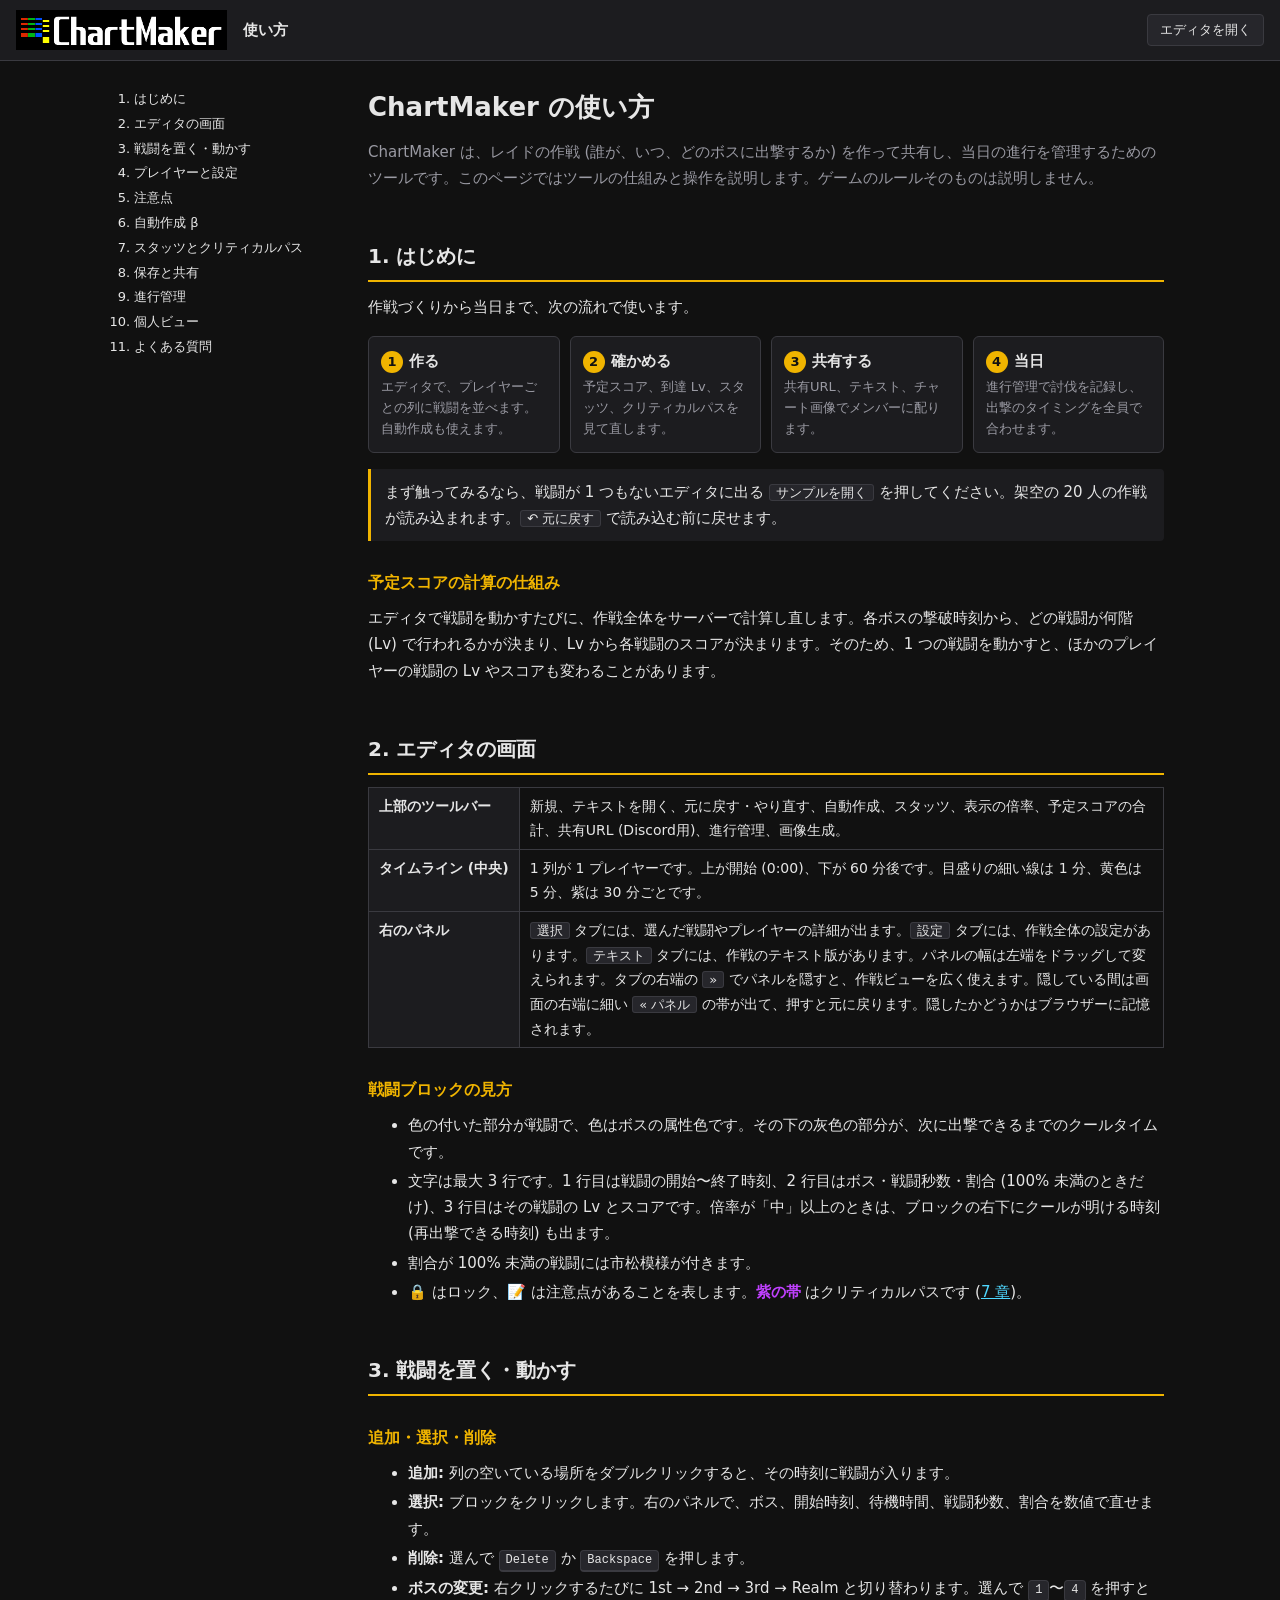
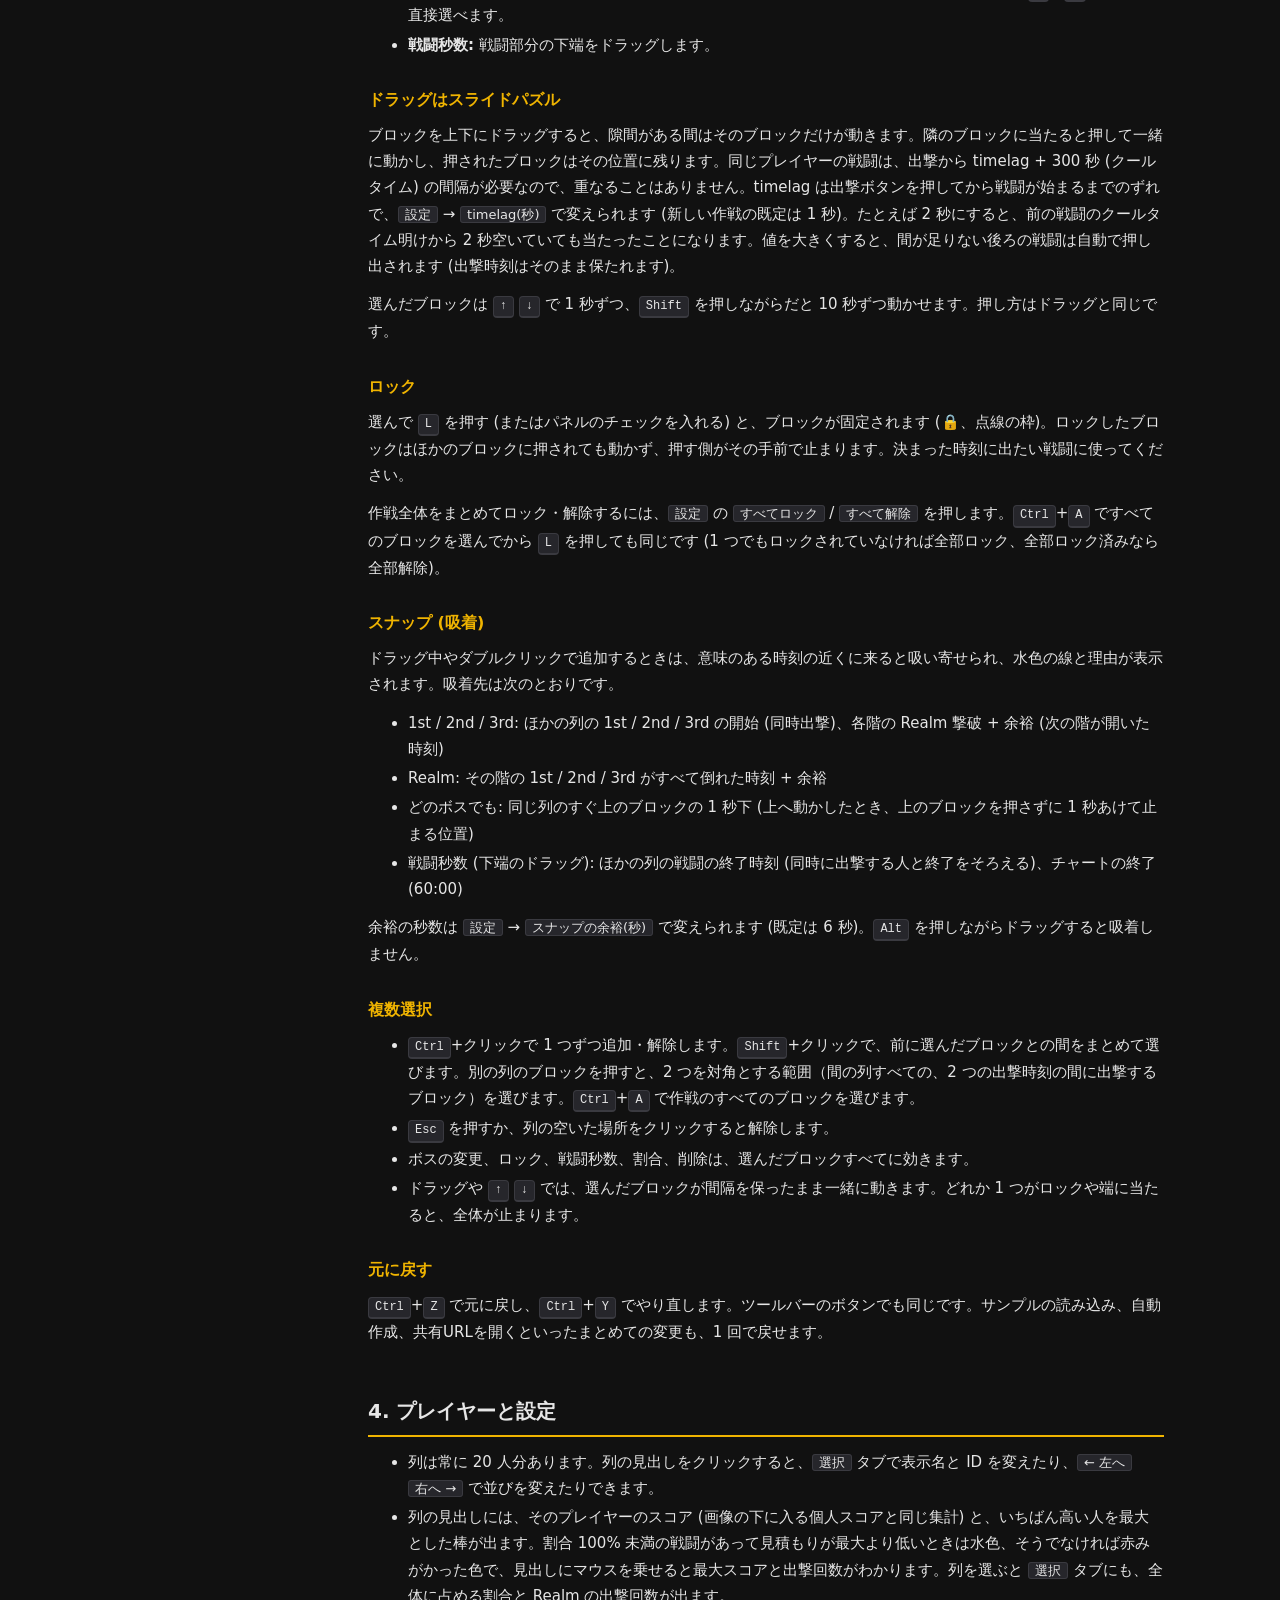
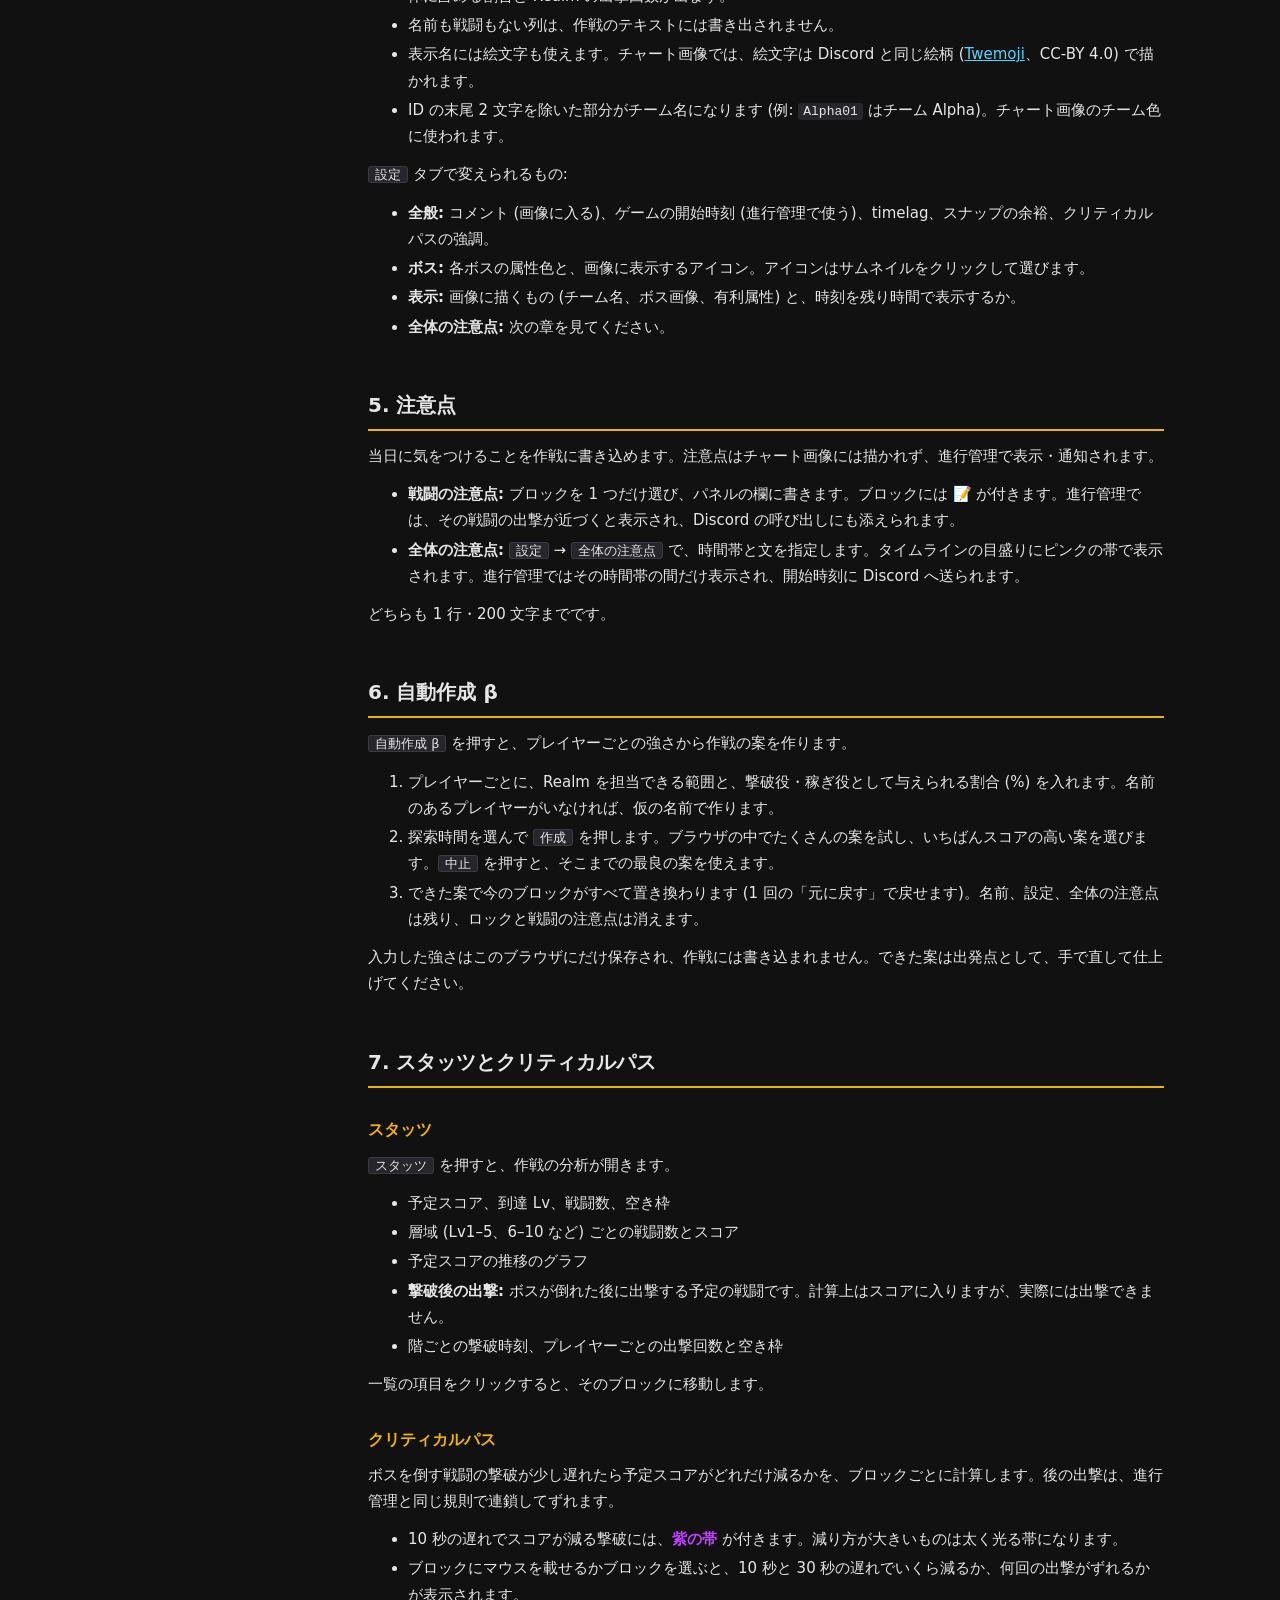
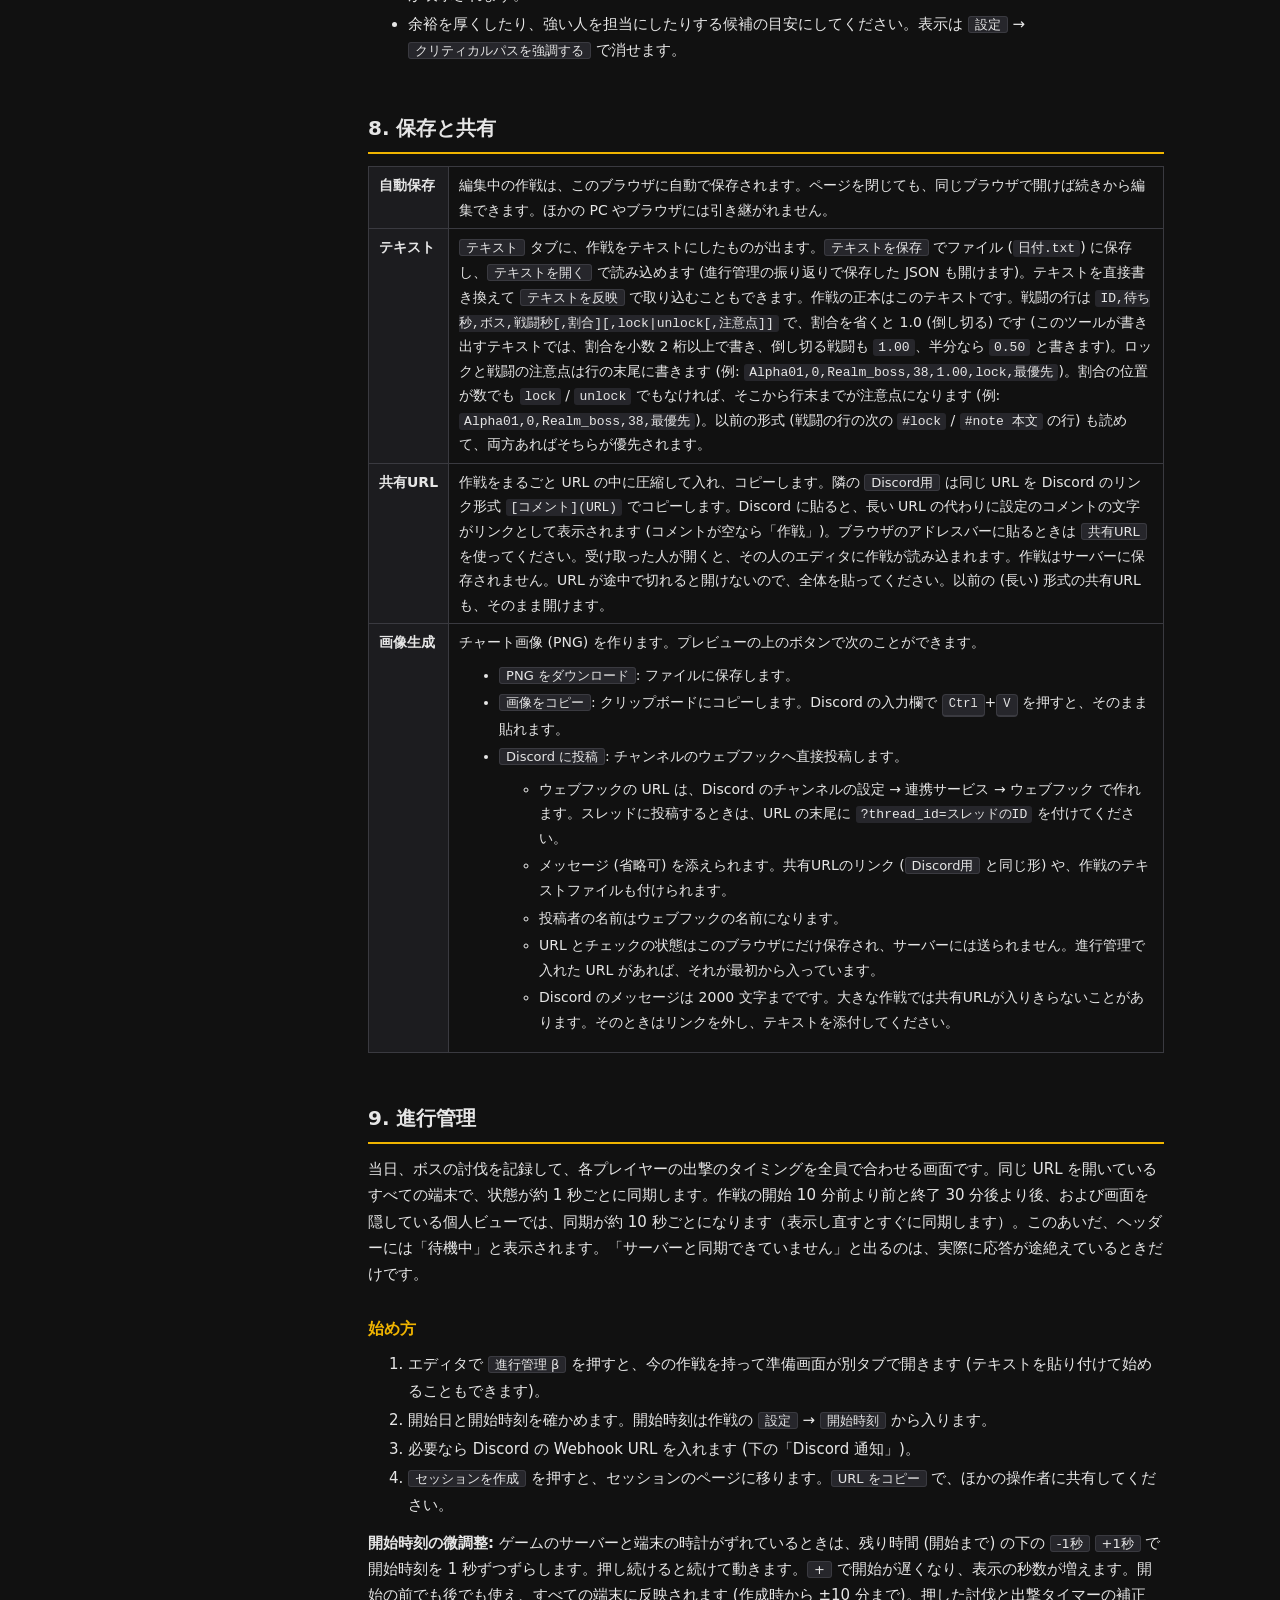
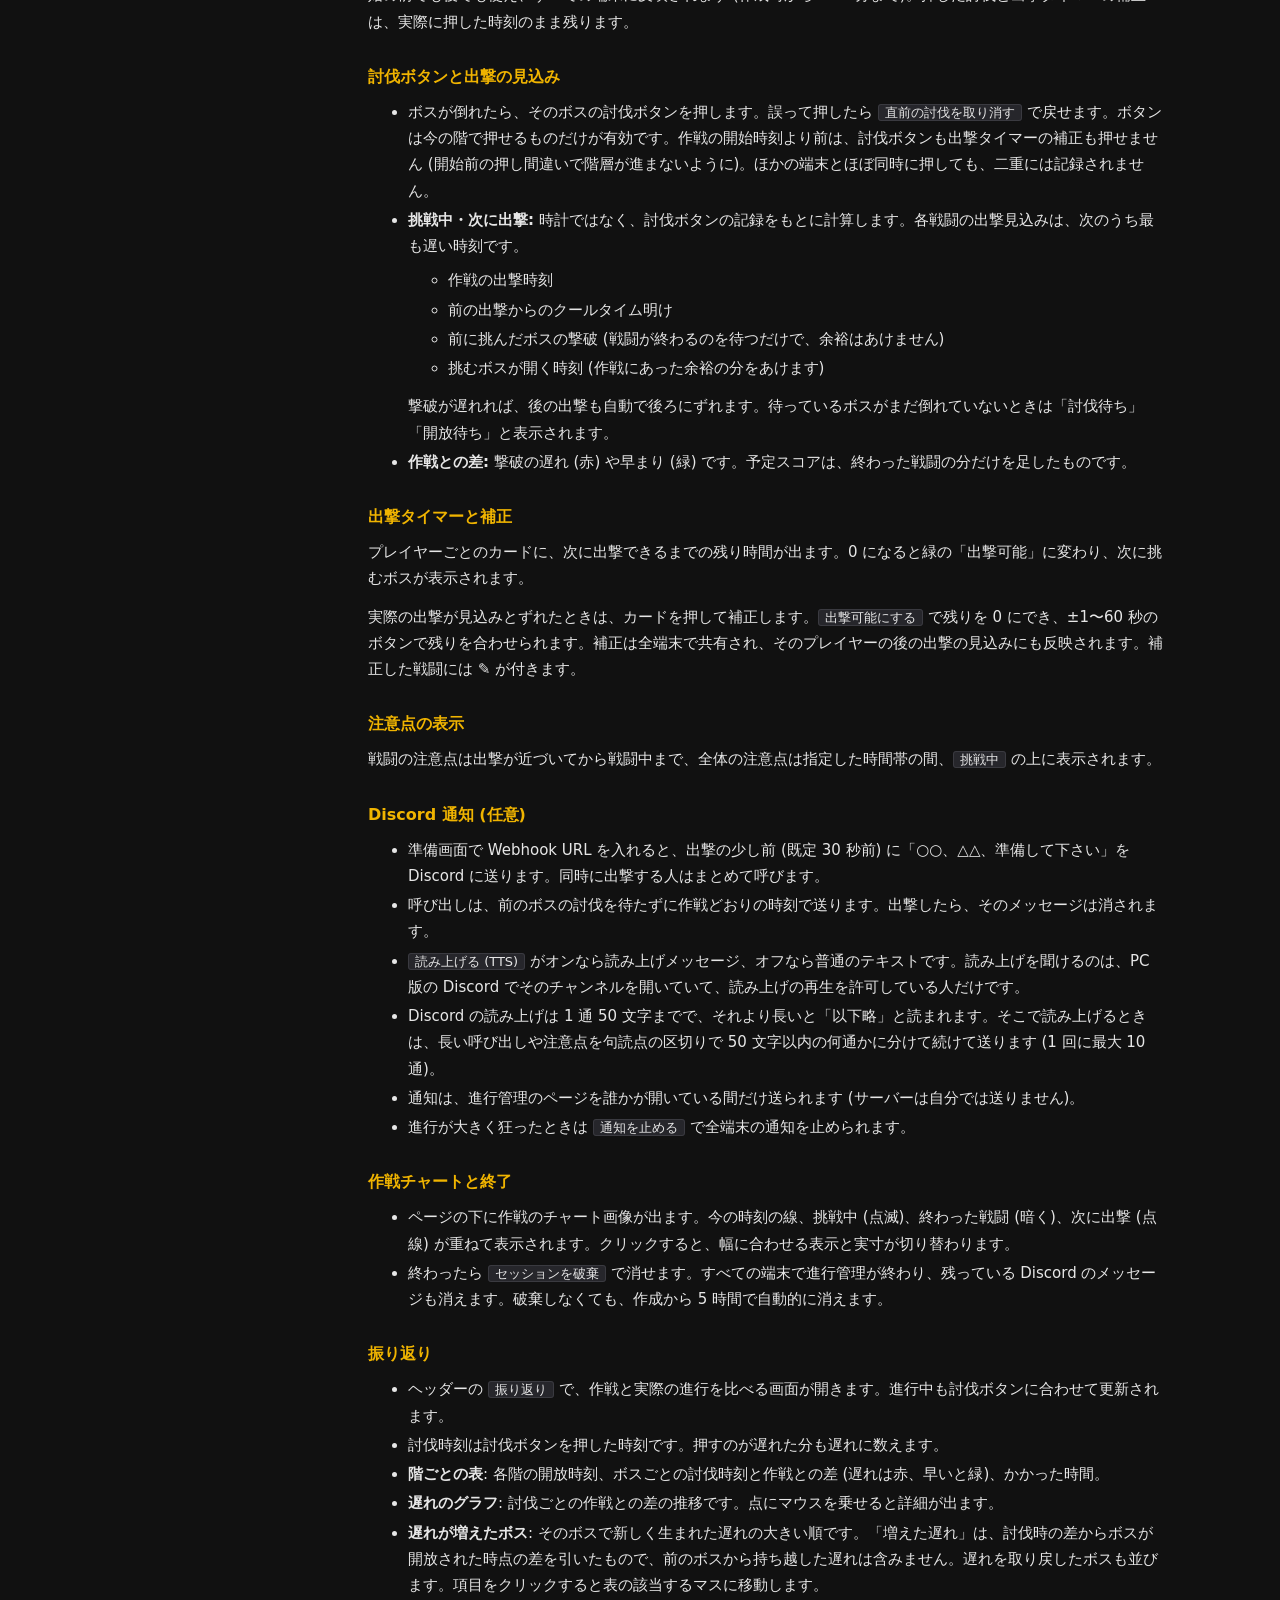
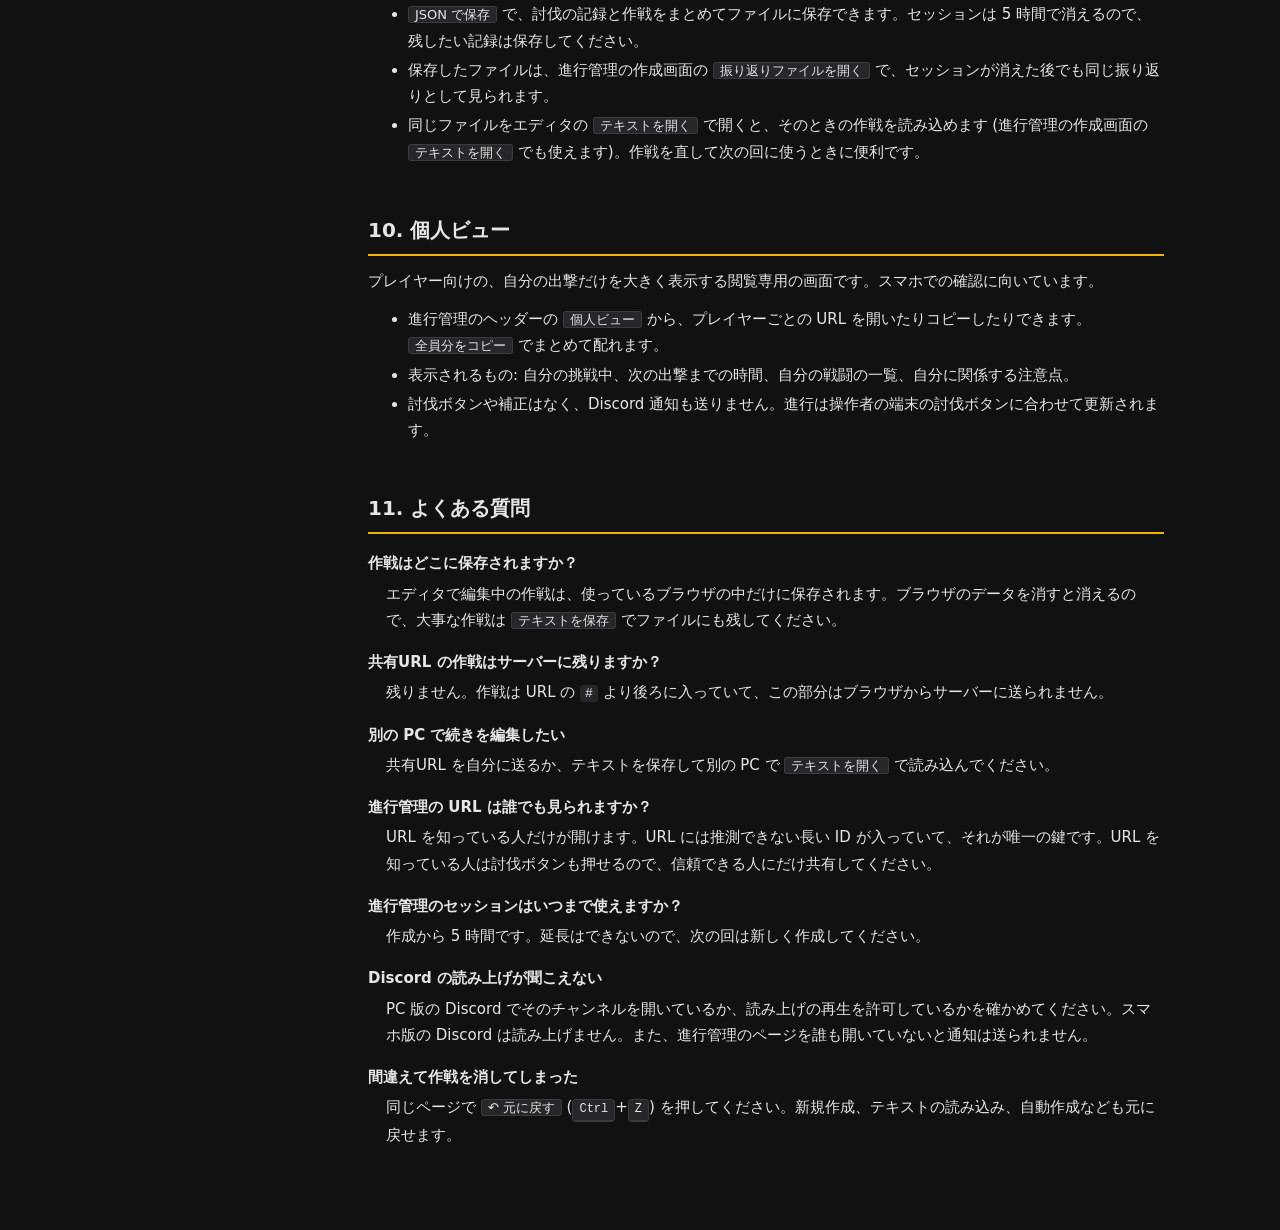
<file: web/guide.html>
<!doctype html>
<html lang="ja">
<head>
<meta charset="utf-8">
<meta name="viewport" content="width=device-width, initial-scale=1">
<title>ChartMaker 使い方</title>
<link rel="icon" type="image/png" href="/icon.png">
<style>
:root {
  --bg: #111; --panel: #1c1c1f; --panel2: #26262b; --line: #3a3a40;
  --fg: #e6e6e6; --muted: #9a9aa3; --accent: #f0b400; --link: #4fd8ff; --crit: #c040ff;
}
* { box-sizing: border-box; }
html { scroll-behavior: smooth; scroll-padding-top: 16px; }
body { margin: 0; background: var(--bg); color: var(--fg);
  font: 15px/1.75 "Meiryo", "Hiragino Sans", system-ui, sans-serif; }
a { color: var(--link); }
header { display: flex; align-items: center; gap: 16px; flex-wrap: wrap; padding: 10px 16px;
  background: var(--panel); border-bottom: 1px solid var(--line); }
header img { display: block; height: 40px; width: auto; }
header .btn { margin-left: auto; }
.btn { display: inline-block; padding: 4px 12px; border: 1px solid var(--line); border-radius: 4px;
  background: var(--panel2); color: var(--fg); text-decoration: none; font-size: 13px; }
.btn:hover { border-color: var(--muted); }
.wrap { display: grid; grid-template-columns: 220px minmax(0, 1fr); gap: 32px; max-width: 1080px; margin: 0 auto; padding: 24px 16px 80px; }
nav { position: sticky; top: 16px; align-self: start; font-size: 13px; line-height: 1.6; }
nav ol { margin: 0; padding-left: 1.4em; }
nav li { margin: 4px 0; }
nav a { color: var(--fg); text-decoration: none; }
nav a:hover { color: var(--accent); }
main { min-width: 0; }
h1 { font-size: 26px; margin: 0 0 8px; }
h2 { font-size: 20px; margin: 48px 0 12px; padding-bottom: 6px; border-bottom: 2px solid var(--accent); }
h3 { font-size: 16px; margin: 28px 0 8px; color: var(--accent); }
p, ul, ol, table { margin: 8px 0 12px; }
li { margin: 3px 0; }
.lead { color: var(--muted); }
.flow { display: grid; grid-template-columns: repeat(4, minmax(0, 1fr)); gap: 10px; margin: 16px 0; padding: 0; list-style: none; counter-reset: step; }
.flow li { margin: 0; padding: 12px; background: var(--panel); border: 1px solid var(--line); border-radius: 6px; font-size: 13px; line-height: 1.6; }
.flow li::before { counter-increment: step; content: counter(step); display: inline-block; width: 22px; height: 22px; margin-right: 6px;
  border-radius: 50%; background: var(--accent); color: #111; text-align: center; font-weight: bold; line-height: 22px; }
.flow b { font-size: 15px; }
.flow span { display: block; margin-top: 4px; color: var(--muted); }
.note { padding: 10px 14px; background: var(--panel); border-left: 3px solid var(--accent); border-radius: 0 4px 4px 0; }
kbd { display: inline-block; padding: 0 6px; border: 1px solid var(--line); border-bottom-width: 2px; border-radius: 4px;
  background: var(--panel2); font: 12px/1.6 Consolas, monospace; }
code { padding: 1px 5px; background: var(--panel2); border-radius: 3px; font: 13px Consolas, monospace; }
table { width: 100%; border-collapse: collapse; font-size: 14px; }
th, td { padding: 6px 10px; border: 1px solid var(--line); text-align: left; vertical-align: top; }
th { background: var(--panel); white-space: nowrap; }
.ui { padding: 0 6px; border: 1px solid var(--line); border-radius: 3px; background: var(--panel2); font-size: 13px; white-space: nowrap; }
.crit { color: var(--crit); font-weight: bold; }
dt { margin-top: 16px; font-weight: bold; }
dd { margin: 4px 0 0 1.2em; }
@media (max-width: 760px) {
  .wrap { grid-template-columns: 1fr; gap: 0; }
  nav { position: static; padding: 12px 14px; background: var(--panel); border-radius: 6px; }
  .flow { grid-template-columns: repeat(2, minmax(0, 1fr)); }
  table { display: block; overflow-x: auto; }
}
</style>
</head>
<body>
<header>
  <a href="/"><img src="/logo.png" alt="ChartMaker" width="380" height="72"></a>
  <b>使い方</b>
  <a class="btn" href="/">エディタを開く</a>
</header>

<div class="wrap">
<nav aria-label="目次">
  <ol>
    <li><a href="#start">はじめに</a></li>
    <li><a href="#screen">エディタの画面</a></li>
    <li><a href="#blocks">戦闘を置く・動かす</a></li>
    <li><a href="#players">プレイヤーと設定</a></li>
    <li><a href="#notes">注意点</a></li>
    <li><a href="#auto">自動作成 β</a></li>
    <li><a href="#check">スタッツとクリティカルパス</a></li>
    <li><a href="#share">保存と共有</a></li>
    <li><a href="#tracker">進行管理</a></li>
    <li><a href="#personal">個人ビュー</a></li>
    <li><a href="#faq">よくある質問</a></li>
  </ol>
</nav>

<main>
<h1>ChartMaker の使い方</h1>
<p class="lead">ChartMaker は、レイドの作戦 (誰が、いつ、どのボスに出撃するか) を作って共有し、当日の進行を管理するためのツールです。このページではツールの仕組みと操作を説明します。ゲームのルールそのものは説明しません。</p>

<!-- ------------------------------------------------------------ -->
<h2 id="start">1. はじめに</h2>
<p>作戦づくりから当日まで、次の流れで使います。</p>
<ol class="flow">
  <li><b>作る</b><span>エディタで、プレイヤーごとの列に戦闘を並べます。自動作成も使えます。</span></li>
  <li><b>確かめる</b><span>予定スコア、到達 Lv、スタッツ、クリティカルパスを見て直します。</span></li>
  <li><b>共有する</b><span>共有URL、テキスト、チャート画像でメンバーに配ります。</span></li>
  <li><b>当日</b><span>進行管理で討伐を記録し、出撃のタイミングを全員で合わせます。</span></li>
</ol>
<div class="note">まず触ってみるなら、戦闘が 1 つもないエディタに出る <span class="ui">サンプルを開く</span> を押してください。架空の 20 人の作戦が読み込まれます。<span class="ui">↶ 元に戻す</span> で読み込む前に戻せます。</div>

<h3>予定スコアの計算の仕組み</h3>
<p>エディタで戦闘を動かすたびに、作戦全体をサーバーで計算し直します。各ボスの撃破時刻から、どの戦闘が何階 (Lv) で行われるかが決まり、Lv から各戦闘のスコアが決まります。そのため、1 つの戦闘を動かすと、ほかのプレイヤーの戦闘の Lv やスコアも変わることがあります。</p>

<!-- ------------------------------------------------------------ -->
<h2 id="screen">2. エディタの画面</h2>
<table>
  <tr><th>上部のツールバー</th><td>新規、テキストを開く、元に戻す・やり直す、自動作成、スタッツ、表示の倍率、予定スコアの合計、共有URL (Discord用)、進行管理、画像生成。</td></tr>
  <tr><th>タイムライン (中央)</th><td>1 列が 1 プレイヤーです。上が開始 (0:00)、下が 60 分後です。目盛りの細い線は 1 分、黄色は 5 分、紫は 30 分ごとです。</td></tr>
  <tr><th>右のパネル</th><td><span class="ui">選択</span> タブには、選んだ戦闘やプレイヤーの詳細が出ます。<span class="ui">設定</span> タブには、作戦全体の設定があります。<span class="ui">テキスト</span> タブには、作戦のテキスト版があります。パネルの幅は左端をドラッグして変えられます。タブの右端の <span class="ui">»</span> でパネルを隠すと、作戦ビューを広く使えます。隠している間は画面の右端に細い <span class="ui">« パネル</span> の帯が出て、押すと元に戻ります。隠したかどうかはブラウザーに記憶されます。</td></tr>
</table>

<h3>戦闘ブロックの見方</h3>
<ul>
  <li>色の付いた部分が戦闘で、色はボスの属性色です。その下の灰色の部分が、次に出撃できるまでのクールタイムです。</li>
  <li>文字は最大 3 行です。1 行目は戦闘の開始〜終了時刻、2 行目はボス・戦闘秒数・割合 (100% 未満のときだけ)、3 行目はその戦闘の Lv とスコアです。倍率が「中」以上のときは、ブロックの右下にクールが明ける時刻 (再出撃できる時刻) も出ます。</li>
  <li>割合が 100% 未満の戦闘には市松模様が付きます。</li>
  <li>🔒 はロック、📝 は注意点があることを表します。<span class="crit">紫の帯</span> はクリティカルパスです (<a href="#check">7 章</a>)。</li>
</ul>

<!-- ------------------------------------------------------------ -->
<h2 id="blocks">3. 戦闘を置く・動かす</h2>
<h3>追加・選択・削除</h3>
<ul>
  <li><b>追加:</b> 列の空いている場所をダブルクリックすると、その時刻に戦闘が入ります。</li>
  <li><b>選択:</b> ブロックをクリックします。右のパネルで、ボス、開始時刻、待機時間、戦闘秒数、割合を数値で直せます。</li>
  <li><b>削除:</b> 選んで <kbd>Delete</kbd> か <kbd>Backspace</kbd> を押します。</li>
  <li><b>ボスの変更:</b> 右クリックするたびに 1st → 2nd → 3rd → Realm と切り替わります。選んで <kbd>1</kbd>〜<kbd>4</kbd> を押すと直接選べます。</li>
  <li><b>戦闘秒数:</b> 戦闘部分の下端をドラッグします。</li>
</ul>

<h3>ドラッグはスライドパズル</h3>
<p>ブロックを上下にドラッグすると、隙間がある間はそのブロックだけが動きます。隣のブロックに当たると押して一緒に動かし、押されたブロックはその位置に残ります。同じプレイヤーの戦闘は、出撃から timelag + 300 秒 (クールタイム) の間隔が必要なので、重なることはありません。timelag は出撃ボタンを押してから戦闘が始まるまでのずれで、<span class="ui">設定</span> → <span class="ui">timelag(秒)</span> で変えられます (新しい作戦の既定は 1 秒)。たとえば 2 秒にすると、前の戦闘のクールタイム明けから 2 秒空いていても当たったことになります。値を大きくすると、間が足りない後ろの戦闘は自動で押し出されます (出撃時刻はそのまま保たれます)。</p>
<p>選んだブロックは <kbd>↑</kbd> <kbd>↓</kbd> で 1 秒ずつ、<kbd>Shift</kbd> を押しながらだと 10 秒ずつ動かせます。押し方はドラッグと同じです。</p>

<h3>ロック</h3>
<p>選んで <kbd>L</kbd> を押す (またはパネルのチェックを入れる) と、ブロックが固定されます (🔒、点線の枠)。ロックしたブロックはほかのブロックに押されても動かず、押す側がその手前で止まります。決まった時刻に出たい戦闘に使ってください。</p>
<p>作戦全体をまとめてロック・解除するには、<span class="ui">設定</span> の <span class="ui">すべてロック</span> / <span class="ui">すべて解除</span> を押します。<kbd>Ctrl</kbd>+<kbd>A</kbd> ですべてのブロックを選んでから <kbd>L</kbd> を押しても同じです (1 つでもロックされていなければ全部ロック、全部ロック済みなら全部解除)。</p>

<h3>スナップ (吸着)</h3>
<p>ドラッグ中やダブルクリックで追加するときは、意味のある時刻の近くに来ると吸い寄せられ、水色の線と理由が表示されます。吸着先は次のとおりです。</p>
<ul>
  <li>1st / 2nd / 3rd: ほかの列の 1st / 2nd / 3rd の開始 (同時出撃)、各階の Realm 撃破 + 余裕 (次の階が開いた時刻)</li>
  <li>Realm: その階の 1st / 2nd / 3rd がすべて倒れた時刻 + 余裕</li>
  <li>どのボスでも: 同じ列のすぐ上のブロックの 1 秒下 (上へ動かしたとき、上のブロックを押さずに 1 秒あけて止まる位置)</li>
  <li>戦闘秒数 (下端のドラッグ): ほかの列の戦闘の終了時刻 (同時に出撃する人と終了をそろえる)、チャートの終了 (60:00)</li>
</ul>
<p>余裕の秒数は <span class="ui">設定</span> → <span class="ui">スナップの余裕(秒)</span> で変えられます (既定は 6 秒)。<kbd>Alt</kbd> を押しながらドラッグすると吸着しません。</p>

<h3>複数選択</h3>
<ul>
  <li><kbd>Ctrl</kbd>+クリックで 1 つずつ追加・解除します。<kbd>Shift</kbd>+クリックで、前に選んだブロックとの間をまとめて選びます。別の列のブロックを押すと、2 つを対角とする範囲（間の列すべての、2 つの出撃時刻の間に出撃するブロック）を選びます。<kbd>Ctrl</kbd>+<kbd>A</kbd> で作戦のすべてのブロックを選びます。</li>
  <li><kbd>Esc</kbd> を押すか、列の空いた場所をクリックすると解除します。</li>
  <li>ボスの変更、ロック、戦闘秒数、割合、削除は、選んだブロックすべてに効きます。</li>
  <li>ドラッグや <kbd>↑</kbd> <kbd>↓</kbd> では、選んだブロックが間隔を保ったまま一緒に動きます。どれか 1 つがロックや端に当たると、全体が止まります。</li>
</ul>

<h3>元に戻す</h3>
<p><kbd>Ctrl</kbd>+<kbd>Z</kbd> で元に戻し、<kbd>Ctrl</kbd>+<kbd>Y</kbd> でやり直します。ツールバーのボタンでも同じです。サンプルの読み込み、自動作成、共有URLを開くといったまとめての変更も、1 回で戻せます。</p>

<!-- ------------------------------------------------------------ -->
<h2 id="players">4. プレイヤーと設定</h2>
<ul>
  <li>列は常に 20 人分あります。列の見出しをクリックすると、<span class="ui">選択</span> タブで表示名と ID を変えたり、<span class="ui">← 左へ</span> <span class="ui">右へ →</span> で並びを変えたりできます。</li>
  <li>列の見出しには、そのプレイヤーのスコア (画像の下に入る個人スコアと同じ集計) と、いちばん高い人を最大とした棒が出ます。割合 100% 未満の戦闘があって見積もりが最大より低いときは水色、そうでなければ赤みがかった色で、見出しにマウスを乗せると最大スコアと出撃回数がわかります。列を選ぶと <span class="ui">選択</span> タブにも、全体に占める割合と Realm の出撃回数が出ます。</li>
  <li>名前も戦闘もない列は、作戦のテキストには書き出されません。</li>
  <li>表示名には絵文字も使えます。チャート画像では、絵文字は Discord と同じ絵柄 (<a href="https://github.com/jdecked/twemoji">Twemoji</a>、CC-BY 4.0) で描かれます。</li>
  <li>ID の末尾 2 文字を除いた部分がチーム名になります (例: <code>Alpha01</code> はチーム Alpha)。チャート画像のチーム色に使われます。</li>
</ul>
<p><span class="ui">設定</span> タブで変えられるもの:</p>
<ul>
  <li><b>全般:</b> コメント (画像に入る)、ゲームの開始時刻 (進行管理で使う)、timelag、スナップの余裕、クリティカルパスの強調。</li>
  <li><b>ボス:</b> 各ボスの属性色と、画像に表示するアイコン。アイコンはサムネイルをクリックして選びます。</li>
  <li><b>表示:</b> 画像に描くもの (チーム名、ボス画像、有利属性) と、時刻を残り時間で表示するか。</li>
  <li><b>全体の注意点:</b> 次の章を見てください。</li>
</ul>

<!-- ------------------------------------------------------------ -->
<h2 id="notes">5. 注意点</h2>
<p>当日に気をつけることを作戦に書き込めます。注意点はチャート画像には描かれず、進行管理で表示・通知されます。</p>
<ul>
  <li><b>戦闘の注意点:</b> ブロックを 1 つだけ選び、パネルの欄に書きます。ブロックには 📝 が付きます。進行管理では、その戦闘の出撃が近づくと表示され、Discord の呼び出しにも添えられます。</li>
  <li><b>全体の注意点:</b> <span class="ui">設定</span> → <span class="ui">全体の注意点</span> で、時間帯と文を指定します。タイムラインの目盛りにピンクの帯で表示されます。進行管理ではその時間帯の間だけ表示され、開始時刻に Discord へ送られます。</li>
</ul>
<p>どちらも 1 行・200 文字までです。</p>

<!-- ------------------------------------------------------------ -->
<h2 id="auto">6. 自動作成 β</h2>
<p><span class="ui">自動作成 β</span> を押すと、プレイヤーごとの強さから作戦の案を作ります。</p>
<ol>
  <li>プレイヤーごとに、Realm を担当できる範囲と、撃破役・稼ぎ役として与えられる割合 (%) を入れます。名前のあるプレイヤーがいなければ、仮の名前で作ります。</li>
  <li>探索時間を選んで <span class="ui">作成</span> を押します。ブラウザの中でたくさんの案を試し、いちばんスコアの高い案を選びます。<span class="ui">中止</span> を押すと、そこまでの最良の案を使えます。</li>
  <li>できた案で今のブロックがすべて置き換わります (1 回の「元に戻す」で戻せます)。名前、設定、全体の注意点は残り、ロックと戦闘の注意点は消えます。</li>
</ol>
<p>入力した強さはこのブラウザにだけ保存され、作戦には書き込まれません。できた案は出発点として、手で直して仕上げてください。</p>

<!-- ------------------------------------------------------------ -->
<h2 id="check">7. スタッツとクリティカルパス</h2>
<h3>スタッツ</h3>
<p><span class="ui">スタッツ</span> を押すと、作戦の分析が開きます。</p>
<ul>
  <li>予定スコア、到達 Lv、戦闘数、空き枠</li>
  <li>層域 (Lv1–5、6–10 など) ごとの戦闘数とスコア</li>
  <li>予定スコアの推移のグラフ</li>
  <li><b>撃破後の出撃:</b> ボスが倒れた後に出撃する予定の戦闘です。計算上はスコアに入りますが、実際には出撃できません。</li>
  <li>階ごとの撃破時刻、プレイヤーごとの出撃回数と空き枠</li>
</ul>
<p>一覧の項目をクリックすると、そのブロックに移動します。</p>

<h3>クリティカルパス</h3>
<p>ボスを倒す戦闘の撃破が少し遅れたら予定スコアがどれだけ減るかを、ブロックごとに計算します。後の出撃は、進行管理と同じ規則で連鎖してずれます。</p>
<ul>
  <li>10 秒の遅れでスコアが減る撃破には、<span class="crit">紫の帯</span> が付きます。減り方が大きいものは太く光る帯になります。</li>
  <li>ブロックにマウスを載せるかブロックを選ぶと、10 秒と 30 秒の遅れでいくら減るか、何回の出撃がずれるかが表示されます。</li>
  <li>余裕を厚くしたり、強い人を担当にしたりする候補の目安にしてください。表示は <span class="ui">設定</span> → <span class="ui">クリティカルパスを強調する</span> で消せます。</li>
</ul>

<!-- ------------------------------------------------------------ -->
<h2 id="share">8. 保存と共有</h2>
<table>
  <tr><th>自動保存</th><td>編集中の作戦は、このブラウザに自動で保存されます。ページを閉じても、同じブラウザで開けば続きから編集できます。ほかの PC やブラウザには引き継がれません。</td></tr>
  <tr><th>テキスト</th><td><span class="ui">テキスト</span> タブに、作戦をテキストにしたものが出ます。<span class="ui">テキストを保存</span> でファイル (<code>日付.txt</code>) に保存し、<span class="ui">テキストを開く</span> で読み込めます (進行管理の振り返りで保存した JSON も開けます)。テキストを直接書き換えて <span class="ui">テキストを反映</span> で取り込むこともできます。作戦の正本はこのテキストです。戦闘の行は <code>ID,待ち秒,ボス,戦闘秒[,割合][,lock|unlock[,注意点]]</code> で、割合を省くと 1.0 (倒し切る) です (このツールが書き出すテキストでは、割合を小数 2 桁以上で書き、倒し切る戦闘も <code>1.00</code>、半分なら <code>0.50</code> と書きます)。ロックと戦闘の注意点は行の末尾に書きます (例: <code>Alpha01,0,Realm_boss,38,1.00,lock,最優先</code>)。割合の位置が数でも <code>lock</code> / <code>unlock</code> でもなければ、そこから行末までが注意点になります (例: <code>Alpha01,0,Realm_boss,38,最優先</code>)。以前の形式 (戦闘の行の次の <code>#lock</code> / <code>#note 本文</code> の行) も読めて、両方あればそちらが優先されます。</td></tr>
  <tr><th>共有URL</th><td>作戦をまるごと URL の中に圧縮して入れ、コピーします。隣の <span class="ui">Discord用</span> は同じ URL を Discord のリンク形式 <code>[コメント](URL)</code> でコピーします。Discord に貼ると、長い URL の代わりに設定のコメントの文字がリンクとして表示されます (コメントが空なら「作戦」)。ブラウザのアドレスバーに貼るときは <span class="ui">共有URL</span> を使ってください。受け取った人が開くと、その人のエディタに作戦が読み込まれます。作戦はサーバーに保存されません。URL が途中で切れると開けないので、全体を貼ってください。以前の (長い) 形式の共有URLも、そのまま開けます。</td></tr>
  <tr><th>画像生成</th><td>チャート画像 (PNG) を作ります。プレビューの上のボタンで次のことができます。
<ul>
<li><span class="ui">PNG をダウンロード</span>: ファイルに保存します。</li>
<li><span class="ui">画像をコピー</span>: クリップボードにコピーします。Discord の入力欄で <kbd>Ctrl</kbd>+<kbd>V</kbd> を押すと、そのまま貼れます。</li>
<li><span class="ui">Discord に投稿</span>: チャンネルのウェブフックへ直接投稿します。
  <ul>
  <li>ウェブフックの URL は、Discord のチャンネルの設定 → 連携サービス → ウェブフック で作れます。スレッドに投稿するときは、URL の末尾に <code>?thread_id=スレッドのID</code> を付けてください。</li>
  <li>メッセージ (省略可) を添えられます。共有URLのリンク (<span class="ui">Discord用</span> と同じ形) や、作戦のテキストファイルも付けられます。</li>
  <li>投稿者の名前はウェブフックの名前になります。</li>
  <li>URL とチェックの状態はこのブラウザにだけ保存され、サーバーには送られません。進行管理で入れた URL があれば、それが最初から入っています。</li>
  <li>Discord のメッセージは 2000 文字までです。大きな作戦では共有URLが入りきらないことがあります。そのときはリンクを外し、テキストを添付してください。</li>
  </ul></li>
</ul></td></tr>
</table>

<!-- ------------------------------------------------------------ -->
<h2 id="tracker">9. 進行管理</h2>
<p>当日、ボスの討伐を記録して、各プレイヤーの出撃のタイミングを全員で合わせる画面です。同じ URL を開いているすべての端末で、状態が約 1 秒ごとに同期します。作戦の開始 10 分前より前と終了 30 分後より後、および画面を隠している個人ビューでは、同期が約 10 秒ごとになります（表示し直すとすぐに同期します）。このあいだ、ヘッダーには「待機中」と表示されます。「サーバーと同期できていません」と出るのは、実際に応答が途絶えているときだけです。</p>

<h3>始め方</h3>
<ol>
  <li>エディタで <span class="ui">進行管理 β</span> を押すと、今の作戦を持って準備画面が別タブで開きます (テキストを貼り付けて始めることもできます)。</li>
  <li>開始日と開始時刻を確かめます。開始時刻は作戦の <span class="ui">設定</span> → <span class="ui">開始時刻</span> から入ります。</li>
  <li>必要なら Discord の Webhook URL を入れます (下の「Discord 通知」)。</li>
  <li><span class="ui">セッションを作成</span> を押すと、セッションのページに移ります。<span class="ui">URL をコピー</span> で、ほかの操作者に共有してください。</li>
</ol>
<p><b>開始時刻の微調整:</b> ゲームのサーバーと端末の時計がずれているときは、残り時間 (開始まで) の下の <span class="ui">-1秒</span> <span class="ui">+1秒</span> で開始時刻を 1 秒ずつずらします。押し続けると続けて動きます。<span class="ui">+</span> で開始が遅くなり、表示の秒数が増えます。開始の前でも後でも使え、すべての端末に反映されます (作成時から ±10 分まで)。押した討伐と出撃タイマーの補正は、実際に押した時刻のまま残ります。</p>

<h3>討伐ボタンと出撃の見込み</h3>
<ul>
  <li>ボスが倒れたら、そのボスの討伐ボタンを押します。誤って押したら <span class="ui">直前の討伐を取り消す</span> で戻せます。ボタンは今の階で押せるものだけが有効です。作戦の開始時刻より前は、討伐ボタンも出撃タイマーの補正も押せません (開始前の押し間違いで階層が進まないように)。ほかの端末とほぼ同時に押しても、二重には記録されません。</li>
  <li><b>挑戦中・次に出撃:</b> 時計ではなく、討伐ボタンの記録をもとに計算します。各戦闘の出撃見込みは、次のうち最も遅い時刻です。
    <ul>
      <li>作戦の出撃時刻</li>
      <li>前の出撃からのクールタイム明け</li>
      <li>前に挑んだボスの撃破 (戦闘が終わるのを待つだけで、余裕はあけません)</li>
      <li>挑むボスが開く時刻 (作戦にあった余裕の分をあけます)</li>
    </ul>
    撃破が遅れれば、後の出撃も自動で後ろにずれます。待っているボスがまだ倒れていないときは「討伐待ち」「開放待ち」と表示されます。</li>
  <li><b>作戦との差:</b> 撃破の遅れ (赤) や早まり (緑) です。予定スコアは、終わった戦闘の分だけを足したものです。</li>
</ul>

<h3>出撃タイマーと補正</h3>
<p>プレイヤーごとのカードに、次に出撃できるまでの残り時間が出ます。0 になると緑の「出撃可能」に変わり、次に挑むボスが表示されます。</p>
<p>実際の出撃が見込みとずれたときは、カードを押して補正します。<span class="ui">出撃可能にする</span> で残りを 0 にでき、±1〜60 秒のボタンで残りを合わせられます。補正は全端末で共有され、そのプレイヤーの後の出撃の見込みにも反映されます。補正した戦闘には ✎ が付きます。</p>

<h3>注意点の表示</h3>
<p>戦闘の注意点は出撃が近づいてから戦闘中まで、全体の注意点は指定した時間帯の間、<span class="ui">挑戦中</span> の上に表示されます。</p>

<h3>Discord 通知 (任意)</h3>
<ul>
  <li>準備画面で Webhook URL を入れると、出撃の少し前 (既定 30 秒前) に「○○、△△、準備して下さい」を Discord に送ります。同時に出撃する人はまとめて呼びます。</li>
  <li>呼び出しは、前のボスの討伐を待たずに作戦どおりの時刻で送ります。出撃したら、そのメッセージは消されます。</li>
  <li><span class="ui">読み上げる (TTS)</span> がオンなら読み上げメッセージ、オフなら普通のテキストです。読み上げを聞けるのは、PC 版の Discord でそのチャンネルを開いていて、読み上げの再生を許可している人だけです。</li>
  <li>Discord の読み上げは 1 通 50 文字までで、それより長いと「以下略」と読まれます。そこで読み上げるときは、長い呼び出しや注意点を句読点の区切りで 50 文字以内の何通かに分けて続けて送ります (1 回に最大 10 通)。</li>
  <li>通知は、進行管理のページを誰かが開いている間だけ送られます (サーバーは自分では送りません)。</li>
  <li>進行が大きく狂ったときは <span class="ui">通知を止める</span> で全端末の通知を止められます。</li>
</ul>

<h3>作戦チャートと終了</h3>
<ul>
  <li>ページの下に作戦のチャート画像が出ます。今の時刻の線、挑戦中 (点滅)、終わった戦闘 (暗く)、次に出撃 (点線) が重ねて表示されます。クリックすると、幅に合わせる表示と実寸が切り替わります。</li>
  <li>終わったら <span class="ui">セッションを破棄</span> で消せます。すべての端末で進行管理が終わり、残っている Discord のメッセージも消えます。破棄しなくても、作成から 5 時間で自動的に消えます。</li>
</ul>

<h3>振り返り</h3>
<ul>
  <li>ヘッダーの <span class="ui">振り返り</span> で、作戦と実際の進行を比べる画面が開きます。進行中も討伐ボタンに合わせて更新されます。</li>
  <li>討伐時刻は討伐ボタンを押した時刻です。押すのが遅れた分も遅れに数えます。</li>
  <li><b>階ごとの表</b>: 各階の開放時刻、ボスごとの討伐時刻と作戦との差 (遅れは赤、早いと緑)、かかった時間。</li>
  <li><b>遅れのグラフ</b>: 討伐ごとの作戦との差の推移です。点にマウスを乗せると詳細が出ます。</li>
  <li><b>遅れが増えたボス</b>: そのボスで新しく生まれた遅れの大きい順です。「増えた遅れ」は、討伐時の差からボスが開放された時点の差を引いたもので、前のボスから持ち越した遅れは含みません。遅れを取り戻したボスも並びます。項目をクリックすると表の該当するマスに移動します。</li>
  <li><span class="ui">JSON で保存</span> で、討伐の記録と作戦をまとめてファイルに保存できます。セッションは 5 時間で消えるので、残したい記録は保存してください。</li>
  <li>保存したファイルは、進行管理の作成画面の <span class="ui">振り返りファイルを開く</span> で、セッションが消えた後でも同じ振り返りとして見られます。</li>
  <li>同じファイルをエディタの <span class="ui">テキストを開く</span> で開くと、そのときの作戦を読み込めます (進行管理の作成画面の <span class="ui">テキストを開く</span> でも使えます)。作戦を直して次の回に使うときに便利です。</li>
</ul>

<!-- ------------------------------------------------------------ -->
<h2 id="personal">10. 個人ビュー</h2>
<p>プレイヤー向けの、自分の出撃だけを大きく表示する閲覧専用の画面です。スマホでの確認に向いています。</p>
<ul>
  <li>進行管理のヘッダーの <span class="ui">個人ビュー</span> から、プレイヤーごとの URL を開いたりコピーしたりできます。<span class="ui">全員分をコピー</span> でまとめて配れます。</li>
  <li>表示されるもの: 自分の挑戦中、次の出撃までの時間、自分の戦闘の一覧、自分に関係する注意点。</li>
  <li>討伐ボタンや補正はなく、Discord 通知も送りません。進行は操作者の端末の討伐ボタンに合わせて更新されます。</li>
</ul>

<!-- ------------------------------------------------------------ -->
<h2 id="faq">11. よくある質問</h2>
<dl>
  <dt>作戦はどこに保存されますか？</dt>
  <dd>エディタで編集中の作戦は、使っているブラウザの中だけに保存されます。ブラウザのデータを消すと消えるので、大事な作戦は <span class="ui">テキストを保存</span> でファイルにも残してください。</dd>

  <dt>共有URL の作戦はサーバーに残りますか？</dt>
  <dd>残りません。作戦は URL の <code>#</code> より後ろに入っていて、この部分はブラウザからサーバーに送られません。</dd>

  <dt>別の PC で続きを編集したい</dt>
  <dd>共有URL を自分に送るか、テキストを保存して別の PC で <span class="ui">テキストを開く</span> で読み込んでください。</dd>

  <dt>進行管理の URL は誰でも見られますか？</dt>
  <dd>URL を知っている人だけが開けます。URL には推測できない長い ID が入っていて、それが唯一の鍵です。URL を知っている人は討伐ボタンも押せるので、信頼できる人にだけ共有してください。</dd>

  <dt>進行管理のセッションはいつまで使えますか？</dt>
  <dd>作成から 5 時間です。延長はできないので、次の回は新しく作成してください。</dd>

  <dt>Discord の読み上げが聞こえない</dt>
  <dd>PC 版の Discord でそのチャンネルを開いているか、読み上げの再生を許可しているかを確かめてください。スマホ版の Discord は読み上げません。また、進行管理のページを誰も開いていないと通知は送られません。</dd>

  <dt>間違えて作戦を消してしまった</dt>
  <dd>同じページで <span class="ui">↶ 元に戻す</span> (<kbd>Ctrl</kbd>+<kbd>Z</kbd>) を押してください。新規作成、テキストの読み込み、自動作成なども元に戻せます。</dd>
</dl>
</main>
</div>
</body>
</html>
</file>
